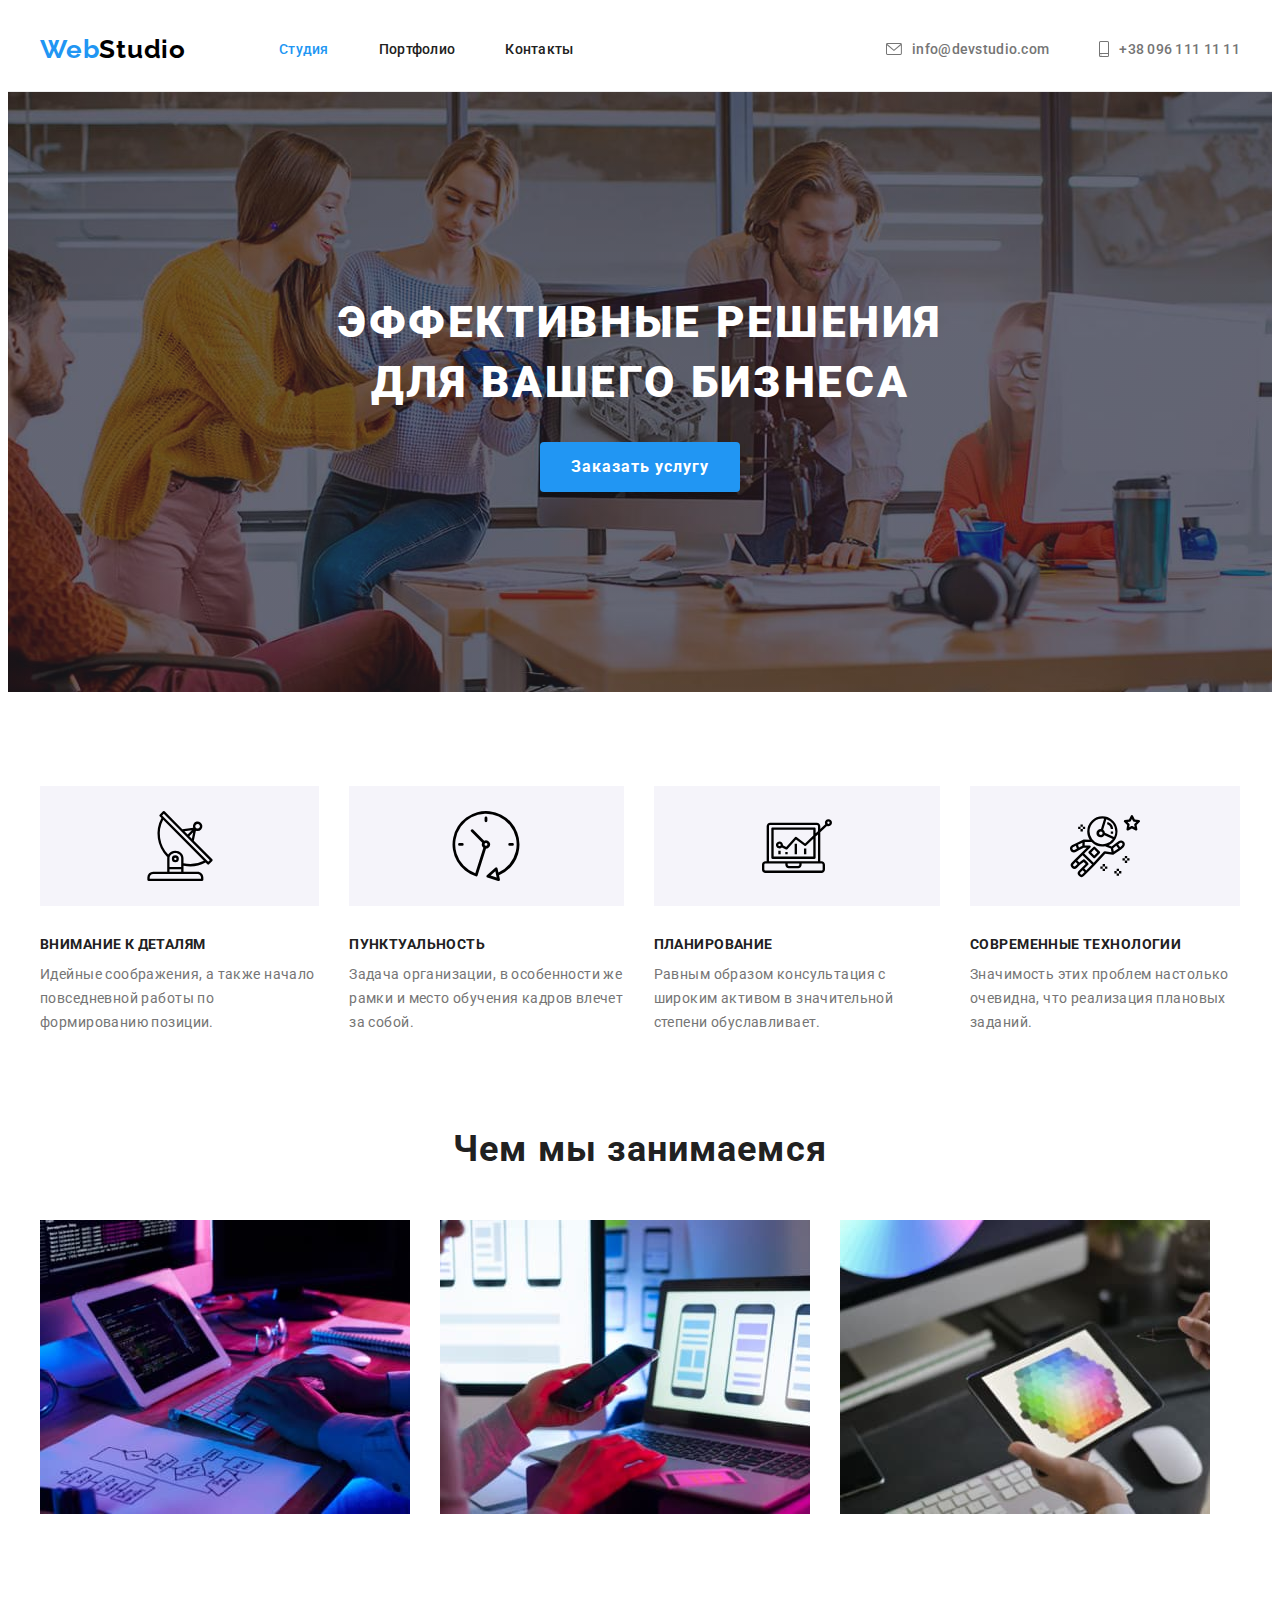
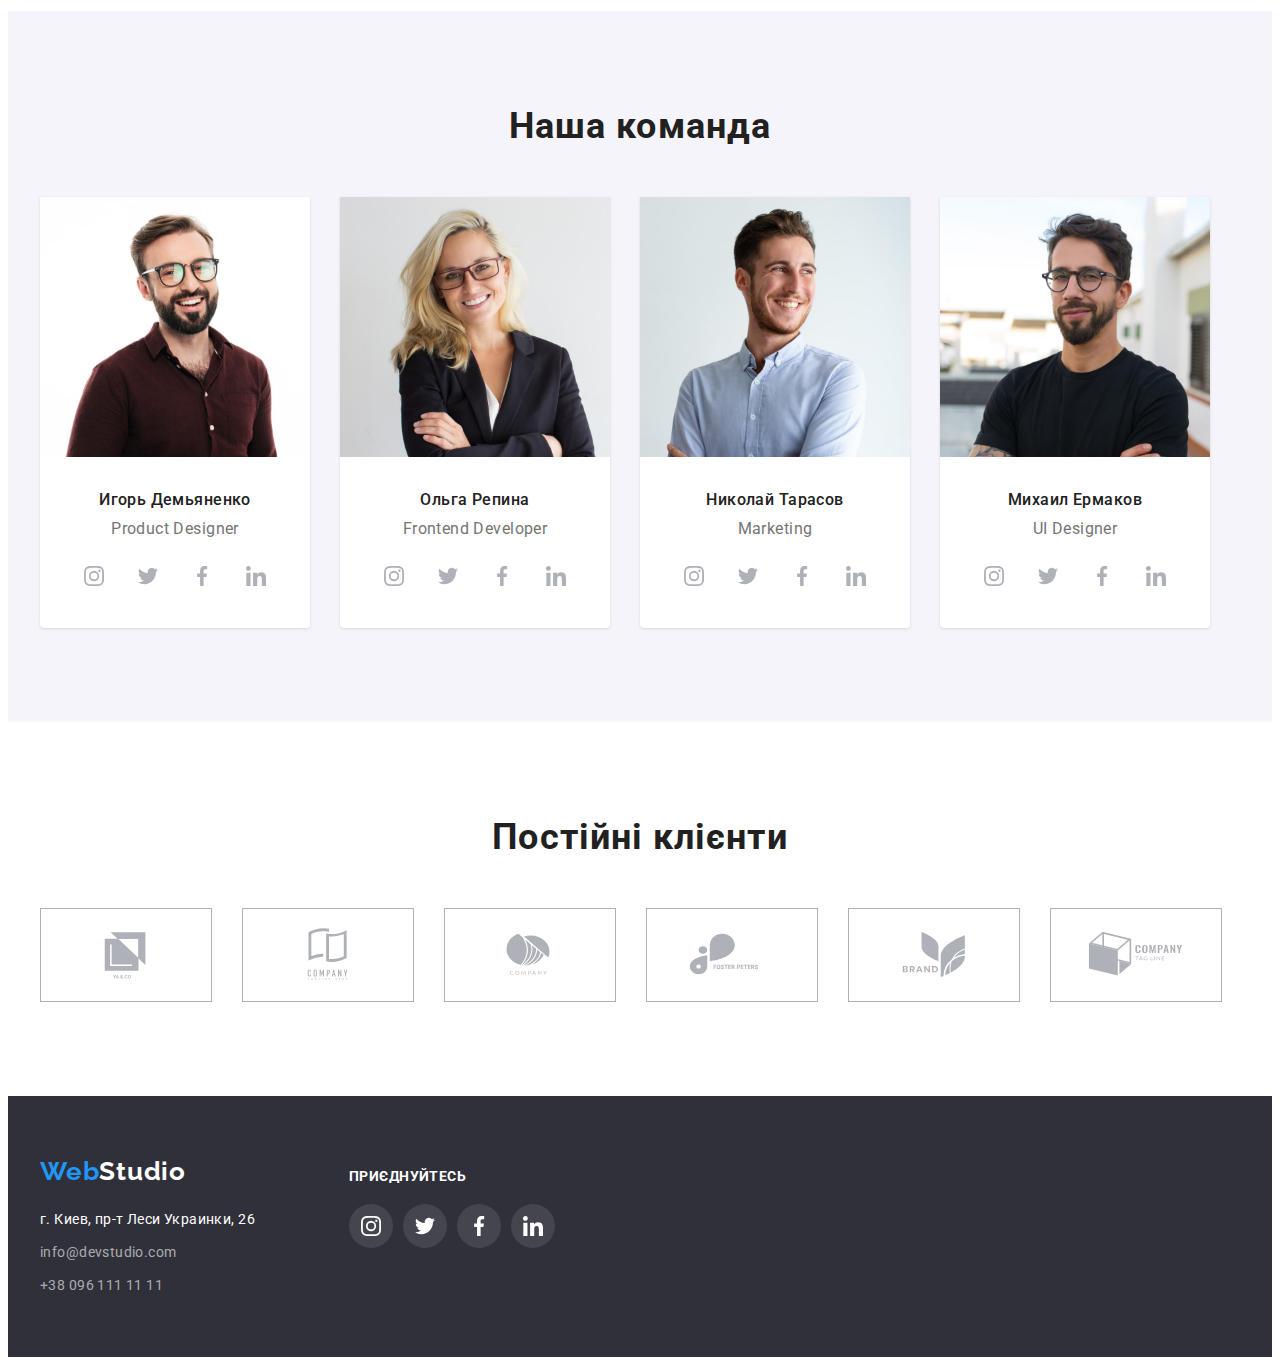
<file: index.html>
<!DOCTYPE html>
<html lang="ru">
  <head>
    <meta charset="UTF-8" />
    <meta http-equiv="X-UA-Compatible" content="IE=edge" />
    <meta name="viewport" content="width=device-width, initial-scale=1.0" />
    <title>Портфолио</title>

    <!-- Fonts -->
    <link rel="preconnect" href="https://fonts.googleapis.com" />
    <link rel="preconnect" href="https://fonts.gstatic.com" crossorigin />
    <link
      href="https://fonts.googleapis.com/css2?family=Raleway:wght@700&family=Roboto:wght@400;500;700;900&display=swap"
      rel="stylesheet"
    />

    <!-- Normalize -->
    <link
      rel="stylesheet"
      href="https://cdnjs.cloudflare.com/ajax/libs/modern-normalize/1.1.0/modern-normalize.min.css"
      integrity="sha512-wpPYUAdjBVSE4KJnH1VR1HeZfpl1ub8YT/NKx4PuQ5NmX2tKuGu6U/JRp5y+Y8XG2tV+wKQpNHVUX03MfMFn9Q=="
      crossorigin="anonymous"
      referrerpolicy="no-referrer"
    />

    <link rel="stylesheet" href="./CSS/style.css" />
  </head>

  <body>
    <header class="header">
      <div class="header-container container">
        <a href="" class="logo link"
          ><span class="logo-accent">Web</span><span class="logo-dark">Studio</span></a
        >
        <nav class="header-nav">
          <ul class="header-nav-list list">
            <li>
              <a class="header-link-current link" href="index.html">Студия</a>
            </li>
            <li class="header-nav-item">
              <a class="header-link link" href="portfolio.html">Портфолио</a>
            </li>
            <li class="header-nav-item">
              <a class="header-link link" href="">Контакты</a>
            </li>
          </ul>
        </nav>
        <ul class="header-addr list">
          <li>
            <a href="mailto:info@devstudio.com" class="header-addr-link header-link link">
              <svg width="16" height="12">
                <use href="./images/icons.svg#envelope"></use>
              </svg>
              info@devstudio.com
            </a>
          </li>
          <li>
            <a href="tel:+380961111111" class="header-addr-link header-link link">
              <svg class="contact-icon" width="10" height="16">
                <use href="./images/icons.svg#smartphone"></use>
              </svg>
              +38 096 111 11 11
            </a>
          </li>
        </ul>
      </div>
    </header>
    <main>
      <!-- Main message -->
      <section class="main-mes">
        <div class="main-mes-cont container">
          <h1 class="main-mes-txt">
            Эффективные решения<br />
            для вашего бизнеса
          </h1>
          <button type="button" class="main-mes-btn btn">Заказать услугу</button>
        </div>
      </section>

      <!-- Features -->
      <section class="sect-padd-vert">
        <div class="container">
          <ul class="sect-list list">
            <li class="feat-item">
              <div class="feat-icon-container">
                <svg class="feat-icon" width="70" height="70">
                  <use href="./images/icons.svg#antenna"></use>
                </svg>
              </div>
              <h3 class="feat-head-txt">Внимание к деталям</h3>
              <p class="feat-txt">
                Идейные соображения, а также начало повседневной работы по формированию позиции.
              </p>
            </li>
            <li class="feat-item">
              <div class="feat-icon-container">
                <svg class="feat-icon" width="70" height="70">
                  <use href="./images/icons.svg#clock"></use>
                </svg>
              </div>
              <h3 class="feat-head-txt">Пунктуальность</h3>
              <p class="feat-txt">
                Задача организации, в особенности же рамки и место обучения кадров влечет за собой.
              </p>
            </li>
            <li class="feat-item">
              <div class="feat-icon-container">
                <svg class="feat-icon" width="70" height="70">
                  <use href="./images/icons.svg#diagram"></use>
                </svg>
              </div>
              <h3 class="feat-head-txt">Планирование</h3>
              <p class="feat-txt">
                Равным образом консультация с широким активом в значительной степени обуславливает.
              </p>
            </li>
            <li class="feat-item">
              <div class="feat-icon-container">
                <svg class="feat-icon" width="70" height="70">
                  <use href="./images/icons.svg#astronaut"></use>
                </svg>
              </div>
              <h3 class="feat-head-txt">Современные технологии</h3>
              <p class="feat-txt">
                Значимость этих проблем настолько очевидна, что реализация плановых заданий.
              </p>
            </li>
          </ul>
        </div>
      </section>

      <!-- What we do -->
      <section class="sect-padd-bott">
        <div class="container">
          <h2 class="sect-head-txt">Чем мы занимаемся</h2>
          <ul class="sect-list list">
            <li>
              <img
                src="images/what_we_do_01_compressed.jpeg"
                alt="Процесс проектирования"
                width="370"
              />
            </li>
            <li>
              <img
                src="images/what_we_do_02_compressed.jpeg"
                alt="Создание мобильного приложения"
                width="370"
              />
            </li>
            <li>
              <img
                src="images/what_we_do_03_compressed.jpeg"
                alt="Выбор цвета из палитры"
                width="370"
              />
            </li>
          </ul>
        </div>
      </section>

      <!-- Our team -->
      <section class="ourt">
        <div class="container">
          <h2 class="sect-head-txt">Наша команда</h2>
          <ul class="ourt-list list">
            <li class="ourt-item">
              <img
                src="images/our_team_demianenko_compressed.jpeg"
                alt="Игорь Демьяненко"
                width="270"
              />
              <div class="ourt-subitem">
                <h3 class="ourt-head-txt">Игорь Демьяненко</h3>
                <p class="ourt-txt">Product Designer</p>
                <ul class="social-list list">
                  <li class="social-item">
                    <a
                      href=""
                      class="social-link link"
                      target="_blank"
                      rel="noopener noreferrer"
                      aria-label="instagram"
                    >
                      <svg width="20" height="20">
                        <use href="./images/icons.svg#instagram"></use>
                      </svg>
                    </a>
                  </li>
                  <li class="social-item">
                    <a
                      href=""
                      class="social-link link"
                      target="_blank"
                      rel="noopener noreferrer"
                      aria-label="twitter"
                      ><svg width="20" height="20">
                        <use href="./images/icons.svg#twitter"></use>
                      </svg>
                    </a>
                  </li>
                  <li class="social-item">
                    <a
                      href=""
                      class="social-link link"
                      target="_blank"
                      rel="noopener noreferrer"
                      aria-label="facebook"
                      ><svg class="social-icon" width="20" height="20">
                        <use href="./images/icons.svg#facebook"></use>
                      </svg>
                    </a>
                  </li>
                  <li class="social-item">
                    <a
                      href=""
                      class="social-link link"
                      target="_blank"
                      rel="noopener noreferrer"
                      aria-label="linkedin"
                      ><svg class="social-icon" width="20" height="20">
                        <use href="./images/icons.svg#linkedin"></use>
                      </svg>
                    </a>
                  </li>
                </ul>
              </div>
            </li>
            <li class="ourt-item">
              <img src="images/our_team_repina_compressed.jpeg" alt="Ольга Репина" width="270" />
              <div class="ourt-subitem">
                <h3 class="ourt-head-txt">Ольга Репина</h3>
                <p class="ourt-txt">Frontend Developer</p>
                <ul class="social-list list">
                  <li class="social-item">
                    <a
                      href=""
                      class="social-link link"
                      target="_blank"
                      rel="noopener noreferrer"
                      aria-label="instagram"
                    >
                      <svg class="social-icon" width="20" height="20">
                        <use href="./images/icons.svg#instagram"></use>
                      </svg>
                    </a>
                  </li>
                  <li class="social-item">
                    <a
                      href=""
                      class="social-link link"
                      target="_blank"
                      rel="noopener noreferrer"
                      aria-label="twitter"
                      ><svg class="social-icon" width="20" height="20">
                        <use href="./images/icons.svg#twitter"></use>
                      </svg>
                    </a>
                  </li>
                  <li class="social-item">
                    <a
                      href=""
                      class="social-link link"
                      target="_blank"
                      rel="noopener noreferrer"
                      aria-label="facebook"
                      ><svg class="social-icon" width="20" height="20">
                        <use href="./images/icons.svg#facebook"></use>
                      </svg>
                    </a>
                  </li>
                  <li class="social-item">
                    <a
                      href=""
                      class="social-link link"
                      target="_blank"
                      rel="noopener noreferrer"
                      aria-label="linkedin"
                      ><svg class="social-icon" width="20" height="20">
                        <use href="./images/icons.svg#linkedin"></use>
                      </svg>
                    </a>
                  </li>
                </ul>
              </div>
            </li>
            <li class="ourt-item">
              <img
                src="images/our_team_tarasov_compressed.jpeg"
                alt="Николай Тарасов"
                width="270"
              />
              <div class="ourt-subitem">
                <h3 class="ourt-head-txt">Николай Тарасов</h3>
                <p class="ourt-txt">Marketing</p>
                <ul class="social-list list">
                  <li class="social-item">
                    <a
                      href=""
                      class="social-link link"
                      target="_blank"
                      rel="noopener noreferrer"
                      aria-label="instagram"
                    >
                      <svg class="social-icon" width="20" height="20">
                        <use href="./images/icons.svg#instagram"></use>
                      </svg>
                    </a>
                  </li>
                  <li class="social-item">
                    <a
                      href=""
                      class="social-link link"
                      target="_blank"
                      rel="noopener noreferrer"
                      aria-label="twitter"
                      ><svg class="social-icon" width="20" height="20">
                        <use href="./images/icons.svg#twitter"></use>
                      </svg>
                    </a>
                  </li>
                  <li class="social-item">
                    <a
                      href=""
                      class="social-link link"
                      target="_blank"
                      rel="noopener noreferrer"
                      aria-label="facebook"
                      ><svg class="social-icon" width="20" height="20">
                        <use href="./images/icons.svg#facebook"></use>
                      </svg>
                    </a>
                  </li>
                  <li class="social-item">
                    <a
                      href=""
                      class="social-link link"
                      target="_blank"
                      rel="noopener noreferrer"
                      aria-label="linkedin"
                      ><svg class="social-icon" width="20" height="20">
                        <use href="./images/icons.svg#linkedin"></use>
                      </svg>
                    </a>
                  </li>
                </ul>
              </div>
            </li>
            <li class="ourt-item">
              <img src="images/our_team_ermakov_compressed.jpeg" alt="Михаил Ермаков" width="270" />
              <div class="ourt-subitem">
                <h3 class="ourt-head-txt">Михаил Ермаков</h3>
                <p class="ourt-txt">UI Designer</p>
                <ul class="social-list list">
                  <li class="social-item">
                    <a
                      href=""
                      class="social-link link"
                      target="_blank"
                      rel="noopener noreferrer"
                      aria-label="instagram"
                    >
                      <svg width="20" height="20">
                        <use href="./images/icons.svg#instagram"></use>
                      </svg>
                    </a>
                  </li>
                  <li class="social-item">
                    <a
                      href=""
                      class="social-link link"
                      target="_blank"
                      rel="noopener noreferrer"
                      aria-label="twitter"
                      ><svg width="20" height="20">
                        <use href="./images/icons.svg#twitter"></use>
                      </svg>
                    </a>
                  </li>
                  <li class="social-item">
                    <a
                      href=""
                      class="social-link link"
                      target="_blank"
                      rel="noopener noreferrer"
                      aria-label="facebook"
                      ><svg width="20" height="20">
                        <use href="./images/icons.svg#facebook"></use>
                      </svg>
                    </a>
                  </li>
                  <li class="social-item">
                    <a
                      href=""
                      class="social-link link"
                      target="_blank"
                      rel="noopener noreferrer"
                      aria-label="linkedin"
                      ><svg width="20" height="20">
                        <use href="./images/icons.svg#linkedin"></use>
                      </svg>
                    </a>
                  </li>
                </ul>
              </div>
            </li>
          </ul>
        </div>
      </section>
    </main>

    <!-- Regular Customers -->
    <section class="sect-padd-vert">
      <div class="container">
        <h2 class="sect-head-txt">Постійні клієнти</h2>
        <ul class="sect-list list">
          <li>
            <a href="" class="cust-link link">
              <svg class="cust-icon" width="106" height="60">
                <use href="./images/icons.svg#logo-1"></use>
              </svg>
            </a>
          </li>
          <li>
            <a href="" class="cust-link link">
              <svg class="cust-icon" width="106" height="60">
                <use href="./images/icons.svg#logo-2"></use>
              </svg>
            </a>
          </li>
          <li>
            <a href="" class="cust-link link">
              <svg class="cust-icon" width="106" height="60">
                <use href="./images/icons.svg#logo-3"></use>
              </svg>
            </a>
          </li>
          <li>
            <a href="" class="cust-link link">
              <svg class="cust-icon" width="106" height="60">
                <use href="./images/icons.svg#logo-4"></use>
              </svg>
            </a>
          </li>
          <li>
            <a href="" class="cust-link link">
              <svg class="cust-icon" width="106" height="60">
                <use href="./images/icons.svg#logo-5"></use>
              </svg>
            </a>
          </li>
          <li>
            <a href="" class="cust-link link">
              <svg class="cust-icon" width="106" height="60">
                <use href="./images/icons.svg#logo-6"></use>
              </svg>
            </a>
          </li>
        </ul>
      </div>
    </section>
    <!-- Footer -->
    <footer class="foot">
      <div class="footer container">
        <div>
          <a href="" class="logo link"
            ><span class="logo-accent">Web</span><span class="logo-light">Studio</span></a
          >
          <address class="addr-cont">
            <ul class="foot-addr-list list">
              <li class="foot-addr-txt">г. Киев, пр-т Леси Украинки, 26</li>
              <li>
                <a href="mailto:info@devstudio.com" class="footer-link foot-addr-txt link"
                  >info@devstudio.com</a
                >
              </li>
              <li>
                <a href="tel:+380961111111" class="footer-link foot-addr-txt link"
                  >+38 096 111 11 11</a
                >
              </li>
            </ul>
          </address>
        </div>
        <div class="social-footer">
          <h3 class="foot-head-txt">Приєднуйтесь</h3>
          <ul class="social-list list">
            <li class="social-item">
              <a
                href=""
                class="foot-social-link link"
                target="_blank"
                rel="noopener noreferrer"
                aria-label="instagram"
              >
                <svg width="20" height="20">
                  <use href="./images/icons.svg#instagram"></use>
                </svg>
              </a>
            </li>
            <li class="social-item">
              <a
                href=""
                class="foot-social-link link"
                target="_blank"
                rel="noopener noreferrer"
                aria-label="twitter"
                ><svg width="20" height="20">
                  <use href="./images/icons.svg#twitter"></use>
                </svg>
              </a>
            </li>
            <li class="social-item">
              <a
                href=""
                class="foot-social-link link"
                target="_blank"
                rel="noopener noreferrer"
                aria-label="facebook"
                ><svg width="20" height="20">
                  <use href="./images/icons.svg#facebook"></use>
                </svg>
              </a>
            </li>
            <li class="social-item">
              <a
                href=""
                class="foot-social-link link"
                target="_blank"
                rel="noopener noreferrer"
                aria-label="linkedin"
                ><svg width="20" height="20">
                  <use href="./images/icons.svg#linkedin"></use>
                </svg>
              </a>
            </li>
          </ul>
        </div>
      </div>
    </footer>
  </body>
</html>
</file>
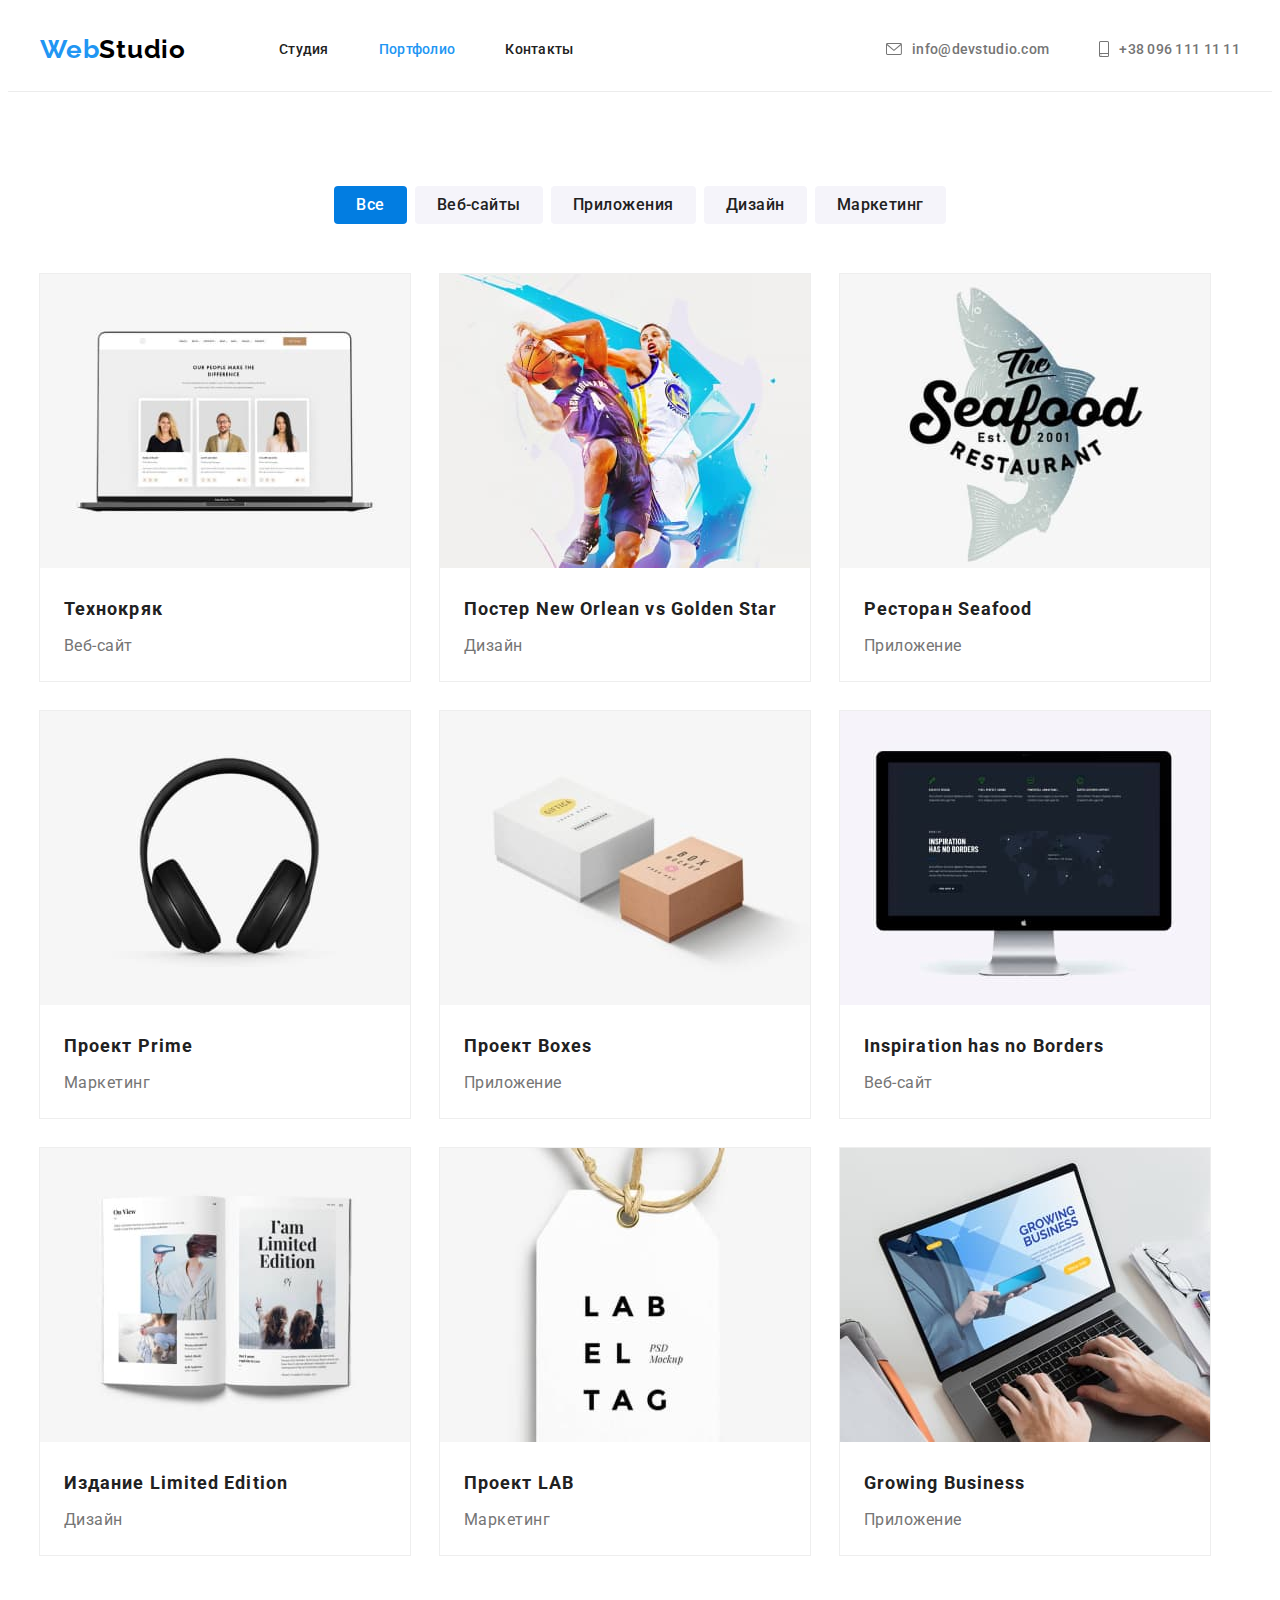
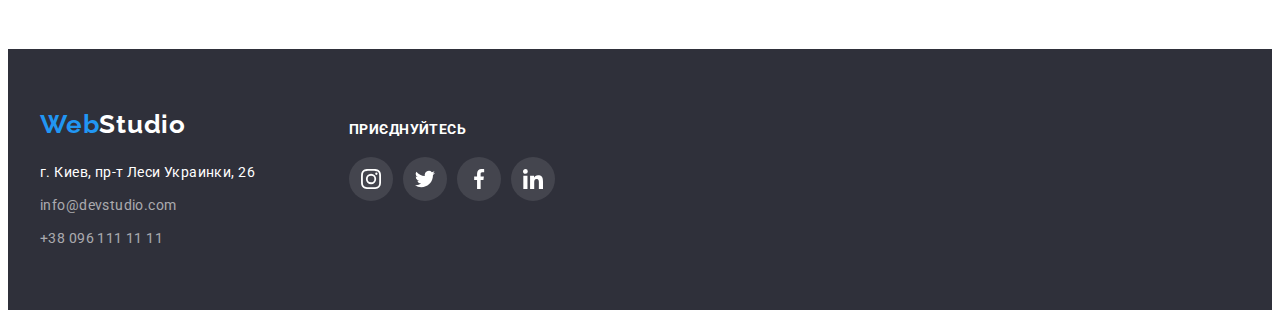
<file: portfolio.html>
<!DOCTYPE html>
<html lang="ru">
  <head>
    <meta charset="UTF-8" />
    <meta http-equiv="X-UA-Compatible" content="IE=edge" />
    <meta name="viewport" content="width=device-width, initial-scale=1.0" />
    <title>Портфолио</title>

    <!-- Fonts -->
    <link rel="preconnect" href="https://fonts.googleapis.com" />
    <link rel="preconnect" href="https://fonts.gstatic.com" crossorigin />
    <link
      href="https://fonts.googleapis.com/css2?family=Raleway:wght@700&family=Roboto:wght@400;500;700;900&display=swap"
      rel="stylesheet"
    />

    <!-- Normalize -->
    <link
      rel="stylesheet"
      href="https://cdnjs.cloudflare.com/ajax/libs/modern-normalize/1.1.0/modern-normalize.min.css"
      integrity="sha512-wpPYUAdjBVSE4KJnH1VR1HeZfpl1ub8YT/NKx4PuQ5NmX2tKuGu6U/JRp5y+Y8XG2tV+wKQpNHVUX03MfMFn9Q=="
      crossorigin="anonymous"
      referrerpolicy="no-referrer"
    />

    <link rel="stylesheet" href="./CSS/style.css" />
  </head>
  <body>
    <header class="header">
      <div class="header-container container">
        <a href="" class="logo link"
          ><span class="logo-accent">Web</span><span class="logo-dark">Studio</span></a
        >
        <nav class="header-nav">
          <ul class="header-nav-list list">
            <li>
              <a class="header-link link" href="index.html">Студия</a>
            </li>
            <li class="header-nav-item">
              <a class="header-link-current link" href="portfolio.html">Портфолио</a>
            </li>
            <li class="header-nav-item">
              <a class="header-link link" href="">Контакты</a>
            </li>
          </ul>
        </nav>
        <ul class="header-addr list">
          <li>
            <a href="mailto:info@devstudio.com" class="header-addr-link header-link link">
              <svg width="16" height="12">
                <use href="./images/icons.svg#envelope"></use>
              </svg>
              info@devstudio.com
            </a>
          </li>
          <li>
            <a href="tel:+380961111111" class="header-addr-link header-link link">
              <svg class="contact-icon" width="10" height="16">
                <use href="./images/icons.svg#smartphone"></use>
              </svg>
              +38 096 111 11 11
            </a>
          </li>
        </ul>
      </div>
    </header>
    <main>
      <section class="sect-padd-vert">
        <div class="container">
          <!-- Filters -->
          <ul class="filter-list list">
            <li>
              <button type="button" class="filter-btn-current filter-btn">Все</button>
            </li>
            <li>
              <button type="button" class="filter-btn">Веб-сайты</button>
            </li>
            <li>
              <button type="button" class="filter-btn">Приложения</button>
            </li>
            <li>
              <button type="button" class="filter-btn">Дизайн</button>
            </li>
            <li>
              <button type="button" class="filter-btn">Маркетинг</button>
            </li>
          </ul>
          <!-- Portfolio -->
          <ul class="portf-list list">
            <li class="portf-item">
              <a href="" class="portf-link link">
                <img src="images/technokriak.jpeg" alt="Технокряк" width="370" />
                <div class="portf-subitem">
                  <h3 class="portf-subitem-head">Технокряк</h3>
                  <p class="portf-subitem-txt">Веб-сайт</p>
                </div>
              </a>
            </li>
            <li class="portf-item">
              <a href="" class="portfolio-link link">
                <img src="images/poster.jpeg" alt="Постер New Orlean vs Golden Star" width="370" />
                <div class="portf-subitem">
                  <h3 class="portf-subitem-head">Постер New Orlean vs Golden Star</h3>
                  <p class="portf-subitem-txt">Дизайн</p>
                </div>
              </a>
            </li>
            <li class="portf-item">
              <a href="" class="portfolio-link link">
                <img src="images/seafood.jpeg" alt="Ресторан Seafood" width="370" />
                <div class="portf-subitem">
                  <h3 class="portf-subitem-head">Ресторан Seafood</h3>
                  <p class="portf-subitem-txt">Приложение</p>
                </div>
              </a>
            </li>
            <li class="portf-item">
              <a href="" class="portfolio-link link">
                <img src="images/prime.jpeg" alt="Проект Prime" width="370" />
                <div class="portf-subitem">
                  <h3 class="portf-subitem-head">Проект Prime</h3>
                  <p class="portf-subitem-txt">Маркетинг</p>
                </div>
              </a>
            </li>
            <li class="portf-item">
              <a href="" class="portfolio-link link">
                <img src="images/boxes.jpeg" alt="Проект Boxes" width="370" />
                <div class="portf-subitem">
                  <h3 class="portf-subitem-head">Проект Boxes</h3>
                  <p class="portf-subitem-txt">Приложение</p>
                </div>
              </a>
            </li>
            <li class="portf-item">
              <a href="" class="portfolio-link link">
                <img
                  src="images/inspiration-has-no-borders.jpeg"
                  alt="Inspiration has no Borders"
                  width="370"
                />
                <div class="portf-subitem">
                  <h3 class="portf-subitem-head">Inspiration has no Borders</h3>
                  <p class="portf-subitem-txt">Веб-сайт</p>
                </div>
              </a>
            </li>
            <li class="portf-item">
              <a href="" class="portfolio-link link">
                <img src="images/limited-edition.jpeg" alt="Издание Limited Edition" width="370" />
                <div class="portf-subitem">
                  <h3 class="portf-subitem-head">Издание Limited Edition</h3>
                  <p class="portf-subitem-txt">Дизайн</p>
                </div>
              </a>
            </li>
            <li class="portf-item">
              <a href="" class="portfolio-link link">
                <img src="images/lab.jpeg" alt="Проект LAB" width="370" />
                <div class="portf-subitem">
                  <h3 class="portf-subitem-head">Проект LAB</h3>
                  <p class="portf-subitem-txt">Маркетинг</p>
                </div>
              </a>
            </li>
            <li class="portf-item">
              <a href="" class="portfolio-link link">
                <img src="images/growing-business.jpeg" alt="Growing Business" width="370" />
                <div class="portf-subitem">
                  <h3 class="portf-subitem-head">Growing Business</h3>
                  <p class="portf-subitem-txt">Приложение</p>
                </div>
              </a>
            </li>
          </ul>
        </div>
      </section>
    </main>
    <!-- Footer -->
    <footer class="foot">
      <div class="footer container">
        <div>
          <a href="" class="logo link"
            ><span class="logo-accent">Web</span><span class="logo-light">Studio</span></a
          >
          <address class="addr-cont">
            <ul class="foot-addr-list list">
              <li class="foot-addr-txt">г. Киев, пр-т Леси Украинки, 26</li>
              <li>
                <a href="mailto:info@devstudio.com" class="footer-link foot-addr-txt link"
                  >info@devstudio.com</a
                >
              </li>
              <li>
                <a href="tel:+380961111111" class="footer-link foot-addr-txt link"
                  >+38 096 111 11 11</a
                >
              </li>
            </ul>
          </address>
        </div>
        <div class="social-footer">
          <h3 class="foot-head-txt">Приєднуйтесь</h3>
          <ul class="social-list list">
            <li class="social-item">
              <a
                href=""
                class="foot-social-link link"
                target="_blank"
                rel="noopener noreferrer"
                aria-label="instagram"
              >
                <svg width="20" height="20">
                  <use href="./images/icons.svg#instagram"></use>
                </svg>
              </a>
            </li>
            <li class="social-item">
              <a
                href=""
                class="foot-social-link link"
                target="_blank"
                rel="noopener noreferrer"
                aria-label="twitter"
                ><svg width="20" height="20">
                  <use href="./images/icons.svg#twitter"></use>
                </svg>
              </a>
            </li>
            <li class="social-item">
              <a
                href=""
                class="foot-social-link link"
                target="_blank"
                rel="noopener noreferrer"
                aria-label="facebook"
                ><svg width="20" height="20">
                  <use href="./images/icons.svg#facebook"></use>
                </svg>
              </a>
            </li>
            <li class="social-item">
              <a
                href=""
                class="foot-social-link link"
                target="_blank"
                rel="noopener noreferrer"
                aria-label="linkedin"
                ><svg width="20" height="20">
                  <use href="./images/icons.svg#linkedin"></use>
                </svg>
              </a>
            </li>
          </ul>
        </div>
      </div>
    </footer>
  </body>
</html>
</file>
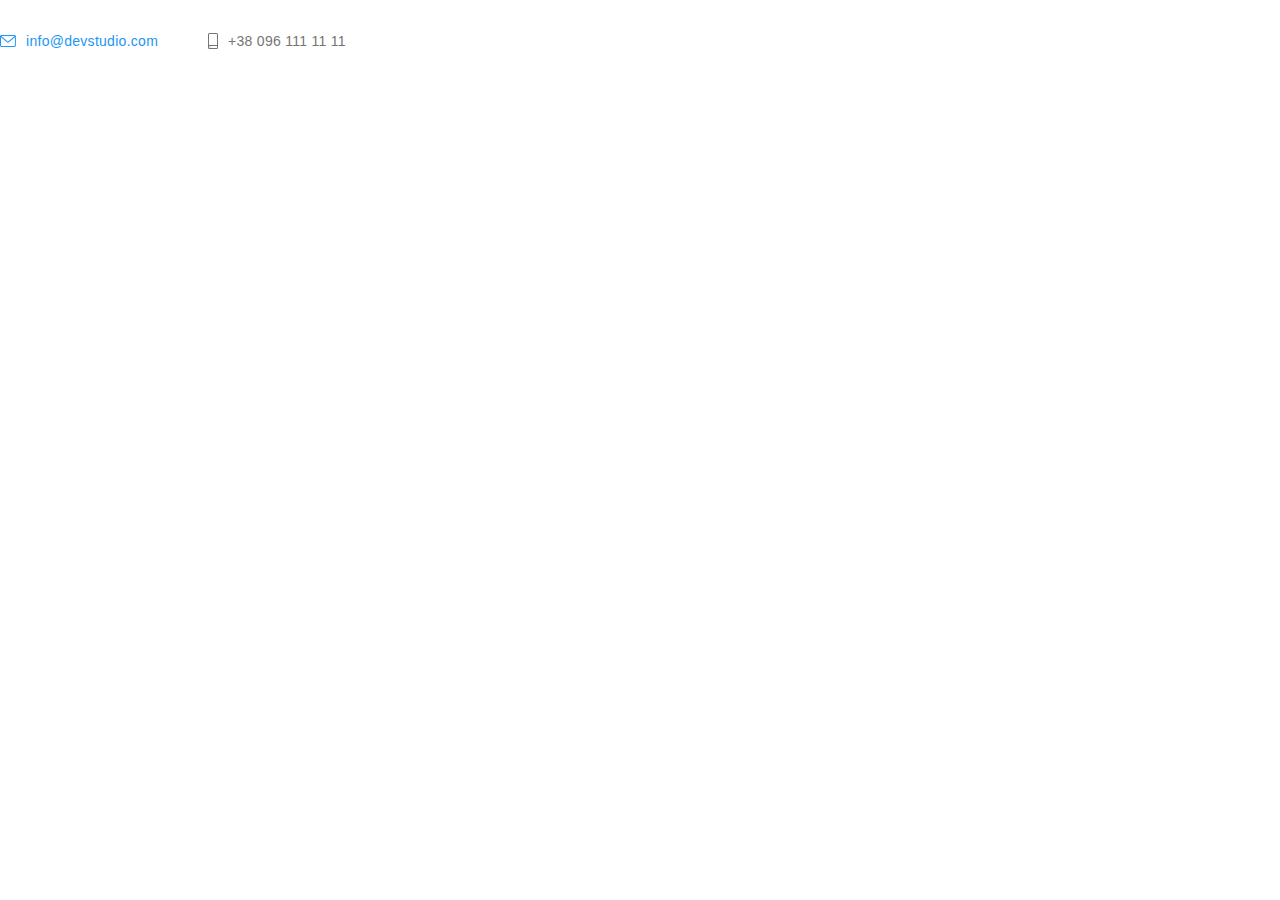
<file: test.html>
<!DOCTYPE html>
<html lang="en">
  <head>
    <meta charset="UTF-8" />
    <meta http-equiv="X-UA-Compatible" content="IE=edge" />
    <meta name="viewport" content="width=device-width, initial-scale=1.0" />
    <link
      rel="stylesheet"
      href="https://cdnjs.cloudflare.com/ajax/libs/modern-normalize/1.0.0/modern-normalize.min.css"
    />
    <link rel="stylesheet" href="./CSS/style.css" />
    <title>test</title>
  </head>
  <body>
    <ul class="header-addr list">
      <li>
        <a href="mailto:info@devstudio.com" class="header-addr-link header-link link">
          <svg width="16" height="12">
            <use href="./images/icons.svg#envelope"></use>
          </svg>
          info@devstudio.com
        </a>
      </li>
      <li>
        <a href="tel:+380961111111" class="header-addr-link header-link link">
          <svg class="contact-icon" width="10" height="16">
            <use href="./images/icons.svg#smartphone"></use>
          </svg>
          +38 096 111 11 11
        </a>
      </li>
    </ul>
  </body>
</html>
</file>
<file: CSS/style.css>
:root {
  /*-- Аonts --*/

  --main-font: 'Roboto', sans-serif;
  --secondary-font: 'Ralewey', sans-serif;


  /*-- Сolors --*/

  --col-212121: rgb(33, 33, 33);
  --col-ffffff: rgb(255, 255, 255);
  --col-ffffff60: rgba(255, 255, 255, 0.6);
  --col-ffffff10: rgba(255, 255, 255, 0.1);
  --col-757575: rgb(117, 117, 117);
  --col-eeeeee: rgb(238, 238, 238);
  --col-accent: rgb(33, 150, 243);
  --col-f5f4fa: rgb(245, 244, 250);
  --col-000000: rgb(0, 0, 0);
  --col-2f303a: rgb(47, 48, 58);
  --col-ececec: rgb(236, 236, 236);
  --col-hover: rgb(2, 125, 225);
  --col-afb1b8: rgba(175, 177, 184, 1);
}

/*-- Reset --*/

h1,
h2,
h3,
h4,
h5,
h6,
p {
  margin: 0;
}

.link {
  text-decoration: none;
}

.list {
  list-style: none;
  padding: 0;
  margin: 0;
}

/*-- Base styles --*/

body {
  font-family: var(--main-font);
  font-style: normal;
  font-weight: 400;
  font-size: 14px;
  color: var(--col-212121);
}

.container {
   width: 1200px; 
   padding-left: 15px;
   padding-right: 15px;
   margin-left: auto;
   margin-right: auto;

   /* outline: 1px solid red;
   outline-offset: -1px; */
}

.sect-padd-vert {
  padding: 94px 0 94px;
}

.sect-padd-bott {
  padding: 0 0 94px;
}

.sect-head-txt {
  font-size: 36px;
  font-weight: 700;
  line-height: calc(42 / 36);
  letter-spacing: 0.03em;
  text-align: center;
  color: var(--col-212121);
  margin-bottom: 50px;
}

.sect-list {
  display: flex;
  gap: 30px;
}


/*-- Header --*/
.header {
  border-bottom: 1px solid var(--col-ececec);
}

.header-container {
  display: flex;
  align-items: center;
}

.logo {
  font-family: Raleway;
  font-size: 26px;
  font-weight: 700;
  line-height: calc(31 /26);
  letter-spacing: 0.03em;
  margin-right: 93px;
}

.logo-accent {
  color: var(--col-accent);
}

.logo-dark {
  color: var(--col-000000);
}

.header-nav {
  margin-right: auto;
}

.header-nav-list {
  display: flex;
  gap: 50px;
}

.header-link {
  font-weight: 500;
  line-height: calc(16 / 12);
  letter-spacing: 0.02em;
  color: var(--col-212121);
  display: inline-block;
  padding-top: 32px;
  padding-bottom: 32px;
}

.header-link:hover,
.header-link:focus {
  color: var(--col-accent);
}

.header-link-current {
  font-weight: 500;
  line-height: calc(16 / 12);
  letter-spacing: 0.02em;
  color: var(--col-accent);
  display: inline-block;
  padding-top: 32px;
  padding-bottom: 32px;
}

.header-addr {
  display: flex;
  gap: 50px;
}

.header-addr-link {
  display: flex;
  gap: 10px;
  align-items: center;
  color: var(--col-757575);
  fill: currentColor;
}

/*-- Filters --*/
.filter-list {
  display: flex;
  gap: 8px;
  justify-content: center;
  margin-bottom: 50px;
}

.filter-btn {
  font-family: inherit;
  font-size: 16px;
  font-weight: 500;
  line-height: calc(26 / 16);
  letter-spacing: 0.03em;
  text-align: center;
  cursor: pointer;
  background-color: var(--col-f5f4fa);
  color: var(--col-212121);
  border-radius: 4px;
  border: 0;
  padding: 6px 22px;
}

.filter-btn:hover,
.filter-btn:focus {
  background-color: var(--col-hover);
  color: var(--col-ffffff);
  box-shadow: 0px 2px 2px 0px #0000001F;
  box-shadow: 0px 1px 2px 0px #00000014;
  box-shadow: 0px 3px 1px 0px #0000001A;
}

.filter-btn-current {
    background-color: var(--col-hover);
    color: var(--col-ffffff);
}


/*-- Footer --*/

.foot {
  background-color: var(--col-2f303a);
  padding: 60px 0 60px;
}

.footer {
  display: flex;
  gap: 70px;
  font-family: Roboto;
  font-size: 14px;
  font-weight: 700;
  line-height: calc(16 / 14);
  letter-spacing: 0.03em;
  text-align: left;
}

.logo-light {
  color: var(--col-ffffff);
}

.addr-cont {
  padding-top: 20px;
  padding-left: 0;
}

.foot-addr-list {
  display: flex;
  flex-direction: column;
  gap: 9px;
}

.foot-addr-txt {
  color: var(--col-ffffff);
  font-size: 14px;
  font-style: normal;
  font-weight: 400;
  line-height: calc(24 / 14);
  letter-spacing: 0.03em;
}

.foot-head-txt {
    font-size: 14px;
    font-weight: 700;
    line-height: calc(16 / 14);
    letter-spacing: 0.03em;
    text-transform: uppercase;
    color: var(--col-ffffff);
    margin-bottom: 20px;
}

.footer-link {
  color: var(--col-ffffff60);
}

.footer-link:hover,
.footer-link:focus {
  color: var(--col-accent);
}

.social-footer {
  padding-top: 12px;
  color: var(--col-ffffff);
}

.marg-ten {
margin-bottom: 40px;
}

.foot-social-link {
  display: flex;
  align-items: center;
  justify-content: center;
  width: 44px;
  height: 44px;
  border-radius: 50%;
  color: var(--col-ffffff);
  background-color: var(--col-ffffff10);
  fill: currentColor;
}

.foot-social-link:hover,
.foot-social-link:focus {
  background-color: var(--col-accent);
}


/*-- Portfolio --*/

.portf {
  padding-top: 94px;
  padding-bottom: 94px;
}

.portf-list{
  display: flex;
  flex-wrap: wrap;
  gap: 30px;
}

.portf-item {
  background-color: var(--col-ffffff);
  outline: 1px solid var(--col-eeeeee);
}

.portf-item:hover {
    box-shadow: 2px 2px 8px 0px #888;
}

.portf-subitem {
  padding: 20px 24px;
}

.portf-subitem-head {
  font-size: 18px;
  font-weight: 700;
  line-height: calc(36 /18);
  letter-spacing: 0.06em;
  margin-bottom: 4px;
  color: var(--col-212121);
}

.portf-subitem-txt {
  font-size: 16px;
  font-weight: 400;
  line-height: calc(30 / 16);
  letter-spacing: 0.03em;
  color: var(--col-757575);
}

.portf-link:visited {
  color: var(--col-212121);
}


/*-- Main message --*/

.main-mes {
  max-width: 1600px;
  margin-left: auto;
  margin-right: auto;
  background-color: var(--col-2f303a);
  background-image: 
    linear-gradient(
      red 0px, 
      rgba(47, 48, 58, 0.4) 0px
    ),
    url(../images/main.jpeg);
  background-repeat: no-repeat;
  background-position: center, center;
  padding: 200px 0 200px;
}
 
.main-mes-cont {
  display: flex;
  flex-direction: column;
  align-items: center;
  justify-content: center;
  gap: 30px;
}

.main-mes-txt {
  font-size: 44px;
  font-weight: 900;
  line-height: calc(60 / 44);
  letter-spacing: 0.06em;
  text-align: center;
  text-transform: uppercase;
  color: var(--col-ffffff);
}

.main-mes-btn {
  font-family: inherit;
  font-size: 16px;
  font-weight: 700;
  line-height: calc(30 / 16);
  letter-spacing: 0.06em;
  text-align: center;
  cursor: pointer;
  background-color: var(--col-accent);
  color: var(--col-ffffff);
  min-width: 200px;
  min-height: 50px;
  box-shadow: 0px 4px 4px rgba(0, 0, 0, 0.15);
  border-radius: 4px;
  border: 0;
}

.main-mes-btn:hover {
  background-color: rgba(24, 140, 232, 1);
}


/*-- Features --*/

.feat-item {
  min-width: 270px;
  color: var(--col-212121);

/*  outline: 1px solid red;
  outline-offset: -1px;*/
}

.feat-icon-container {
  display: flex;
  align-items: center;
  justify-content: center;
  background-color: var(--col-f5f4fa);
  min-width: 270px;
  min-height: 120px;
  margin-bottom: 30px;
}

.feat-head-txt {
  font-size: 14px;
  font-weight: 700;
  line-height: calc(16 / 14);
  letter-spacing: 0.03em;
  text-transform: uppercase;
  color: currentColor;
  /* color: var(--col-212121); */
  margin-bottom: 10px;
}

.feat-txt {
  font-size: 14px;
  font-weight: 400;
  line-height: calc(24 / 14);
  letter-spacing: 0.03em;
  color: var(--col-757575);
}


/*-- What we do --*/




/*-- Our team --*/

.ourt {
  background-color: var(--col-f5f4fa);
  line-height: calc(19 / 16);
  letter-spacing: 0.03em;
  text-align: center;
  padding: 94px 0 94px;
}

.ourt-list {
  display: flex;
  gap: 30px;
}

.ourt-item {
  background-color: var(--col-ffffff);
  border-radius: 0 0 4px 4px;
  box-shadow: 0px 2px 1px 0px #00000033;
  box-shadow: 0px 1px 1px 0px #00000024;
  box-shadow: 0px 1px 3px 0px #0000001F;
}

.ourt-subitem {
  display: flex;
  flex-direction: column;
  gap: 10px;
  padding-top: 30px;
  padding-bottom: 30px;
}

.ourt-head-txt {
  font-size: 16px;
  font-weight: 500;
  color: var(--col-212121);
}

.ourt-txt {
  font-size: 16px;
  font-weight: 400;
  color: var(--col-757575);
  margin-bottom: 6px;
}


/*-- Social --*/

.social-list {
  display: flex;
  align-items: center;
  justify-content: center;
  gap: 10px;
}

.social-link {
  display: flex;
  align-items: center;
  justify-content: center;
  width: 44px;
  height: 44px;
  border-radius: 50%;
  color: var(--col-afb1b8);
  fill: currentColor;
}

/*-- Hover v2 -- */

.social-link:hover,
.social-link:focus {
  color: var(--col-ffffff);
  background-color: var(--col-accent);
}


/*-- Hover v1 -- */

/* .social-link:hover {
  background-color: var(--col-accent);
}

.social-link:hover .social-icon {
  fill: var(--col-ffffff);
} */


/*-- Regular Customers --*/

.cust-link {
  display: flex;
  width: 170px;
  height: 92px;
  align-items: center;
  justify-content: center;
  border: 1px solid var(--col-afb1b8);
  color: var(--col-afb1b8);
}

.cust-link:hover,
.cust-link:focus {
  border-color: var(--col-accent);
  color: var(--col-accent);
}

.cust-icon {
  fill: currentColor;
}
</file>
